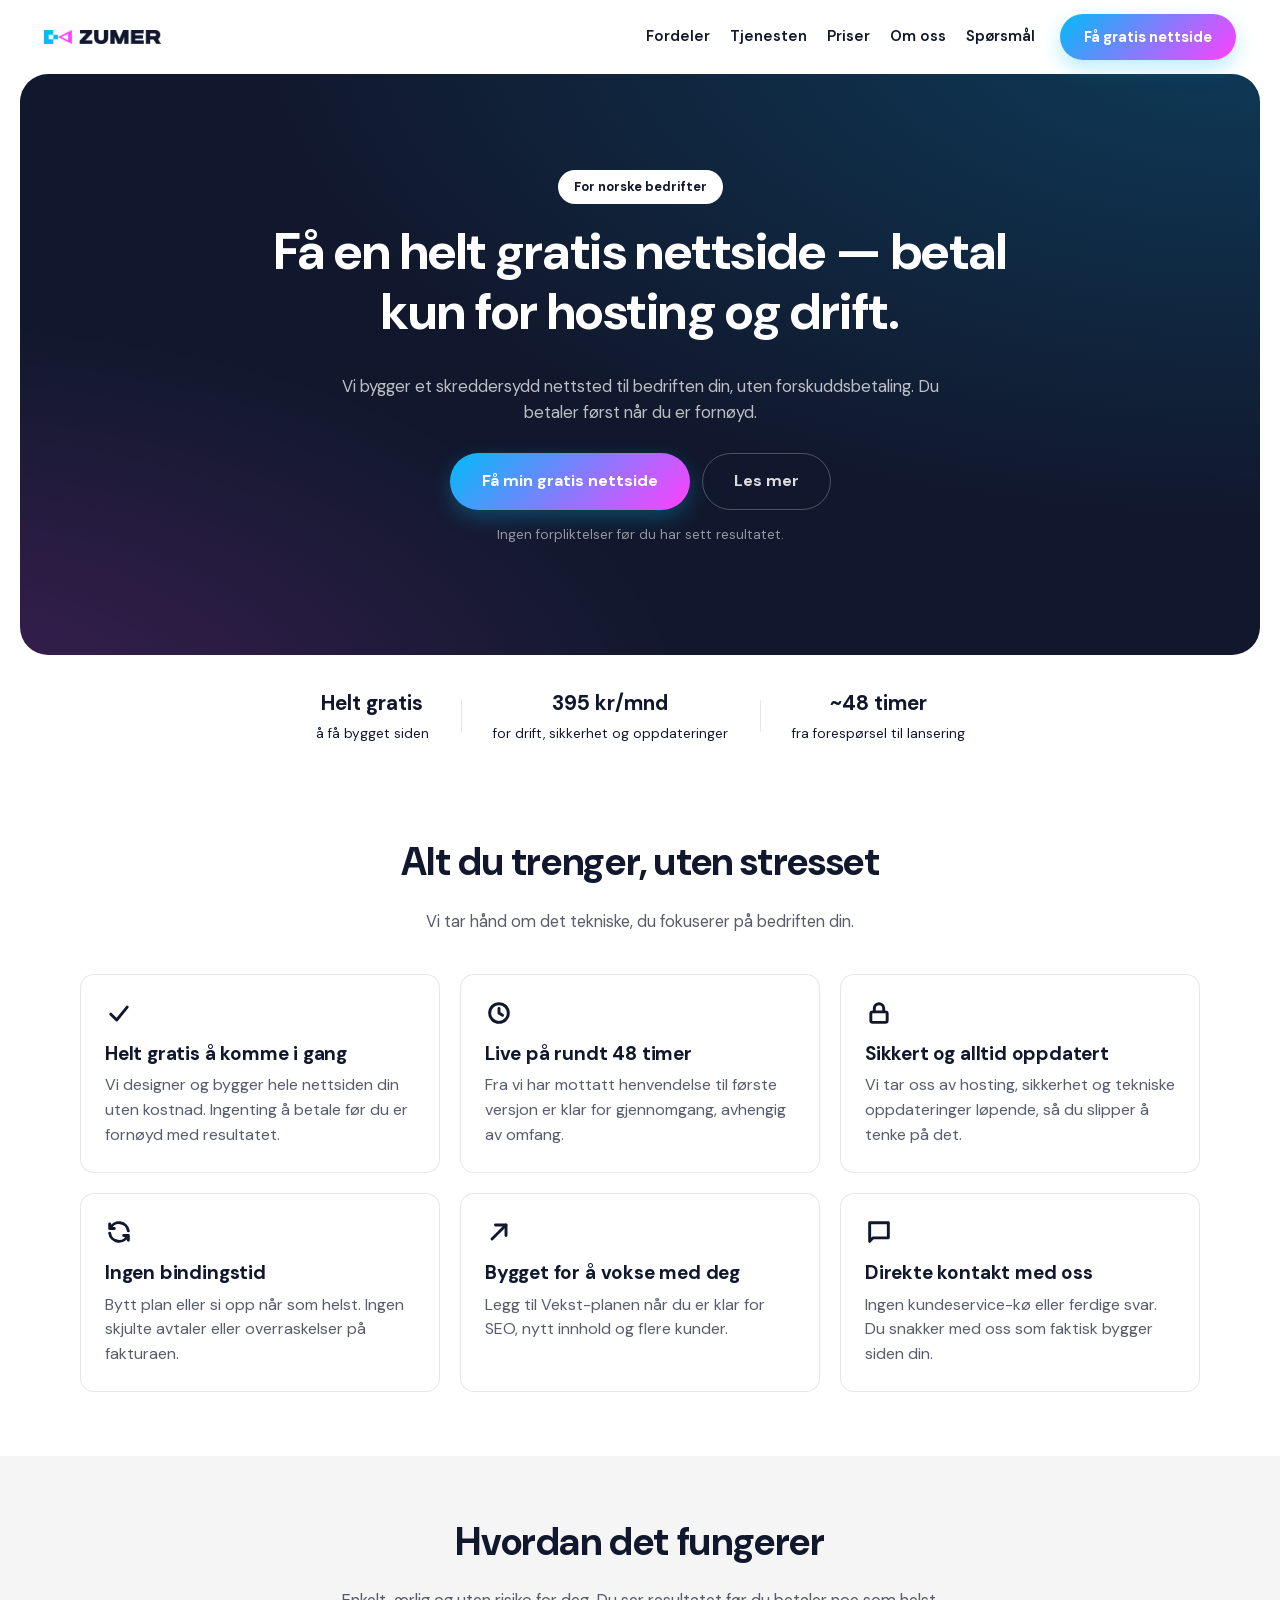
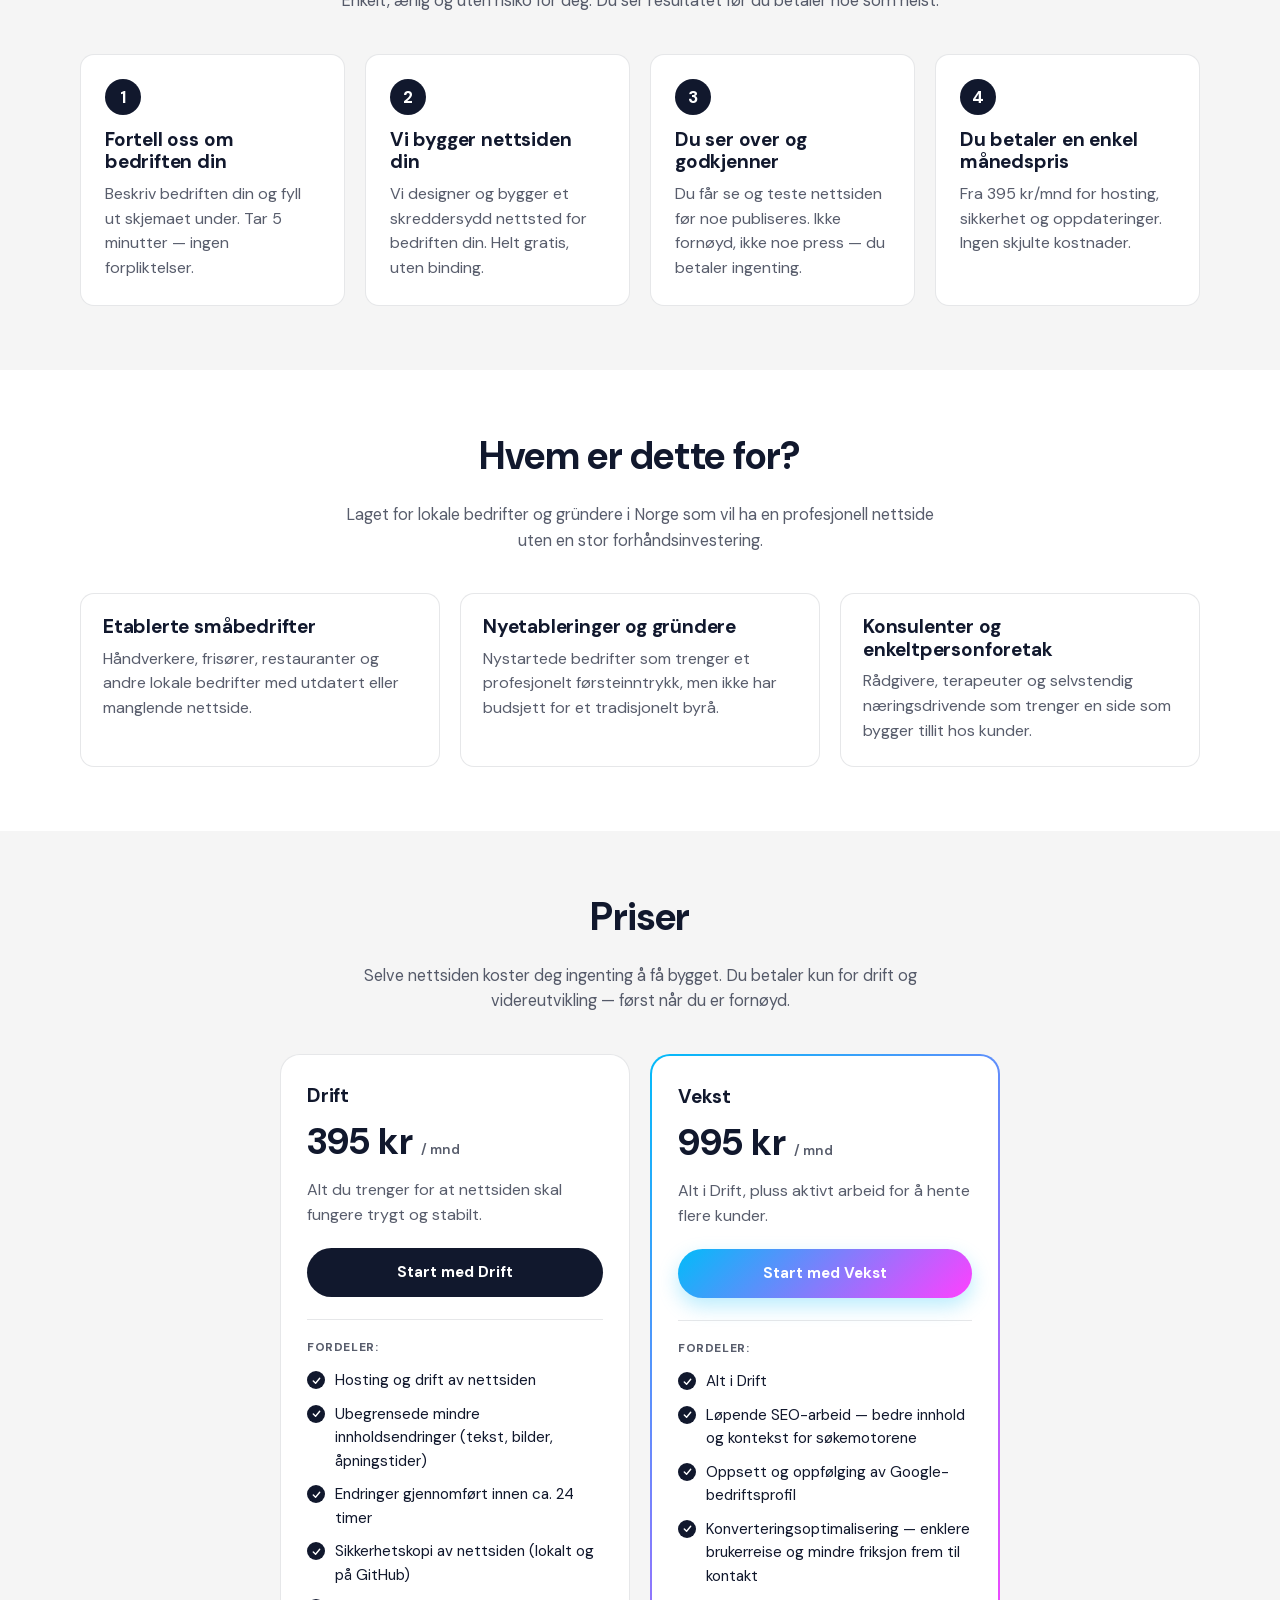
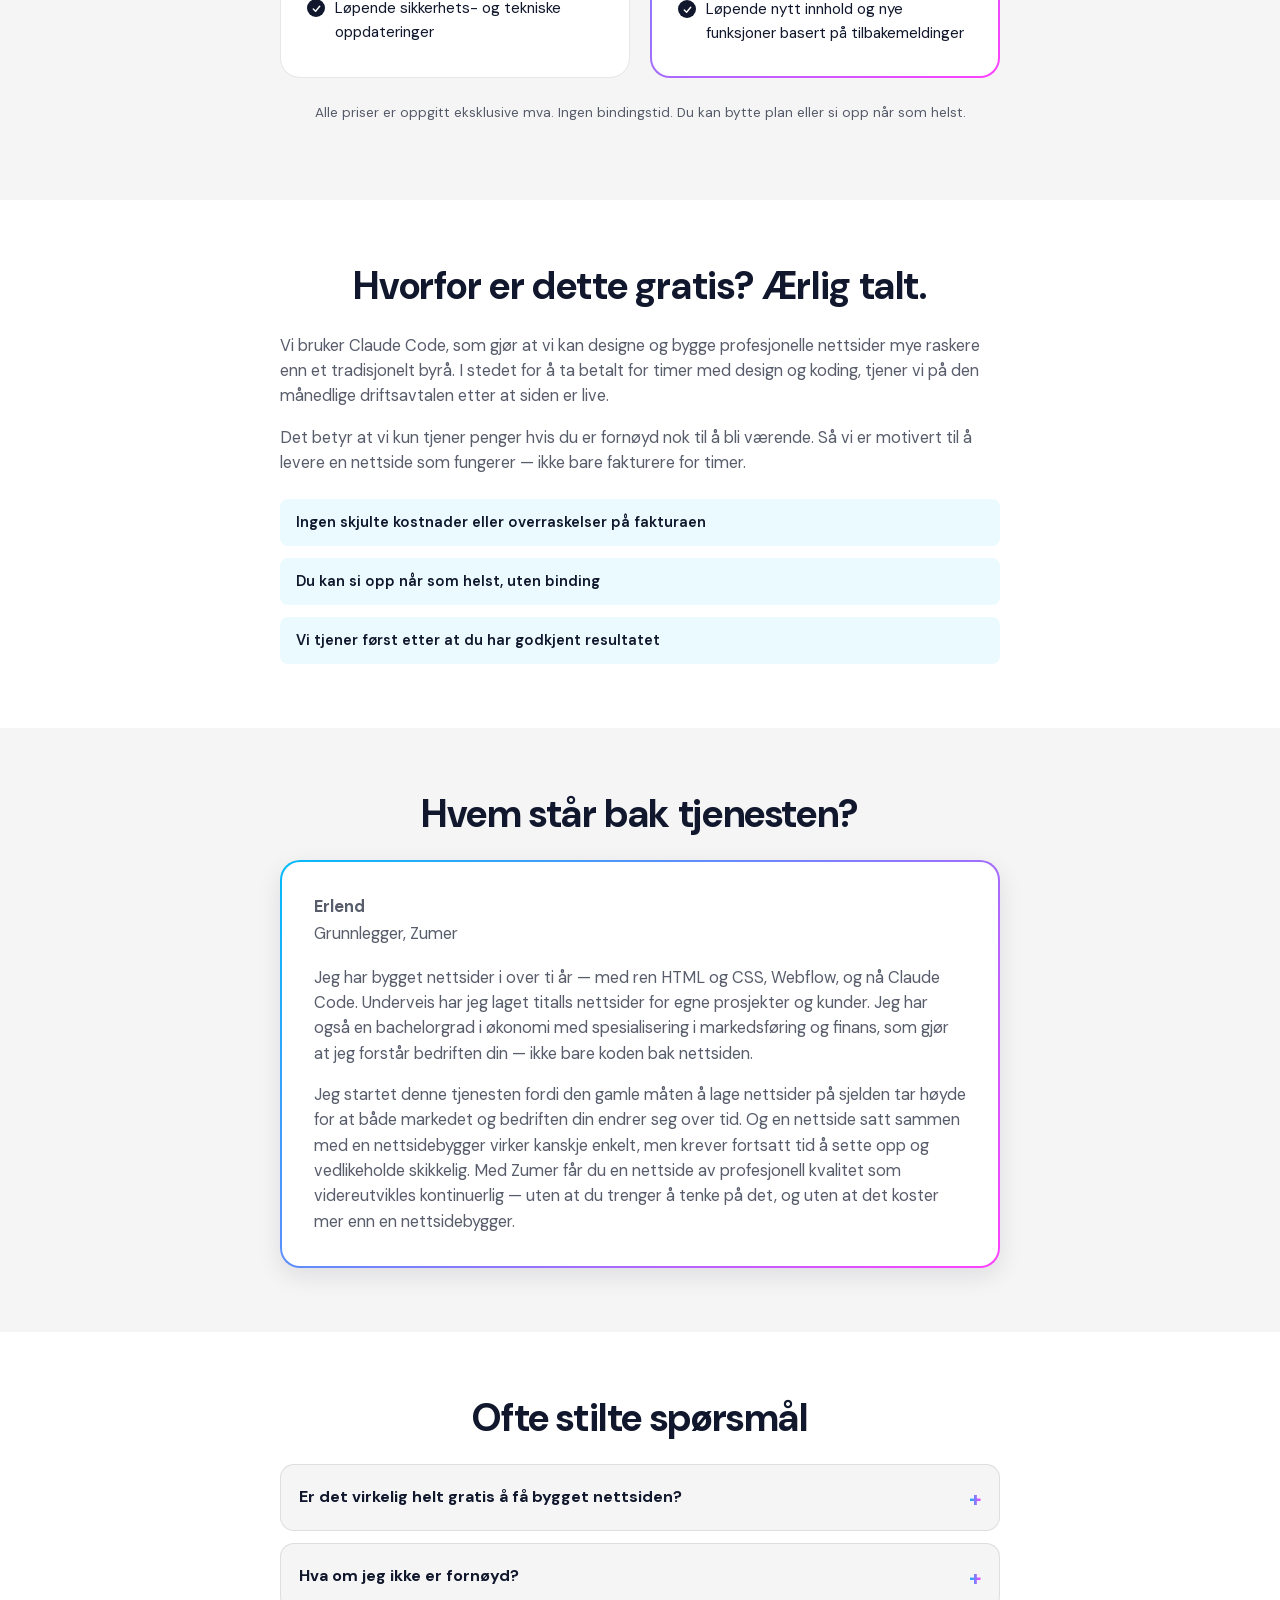
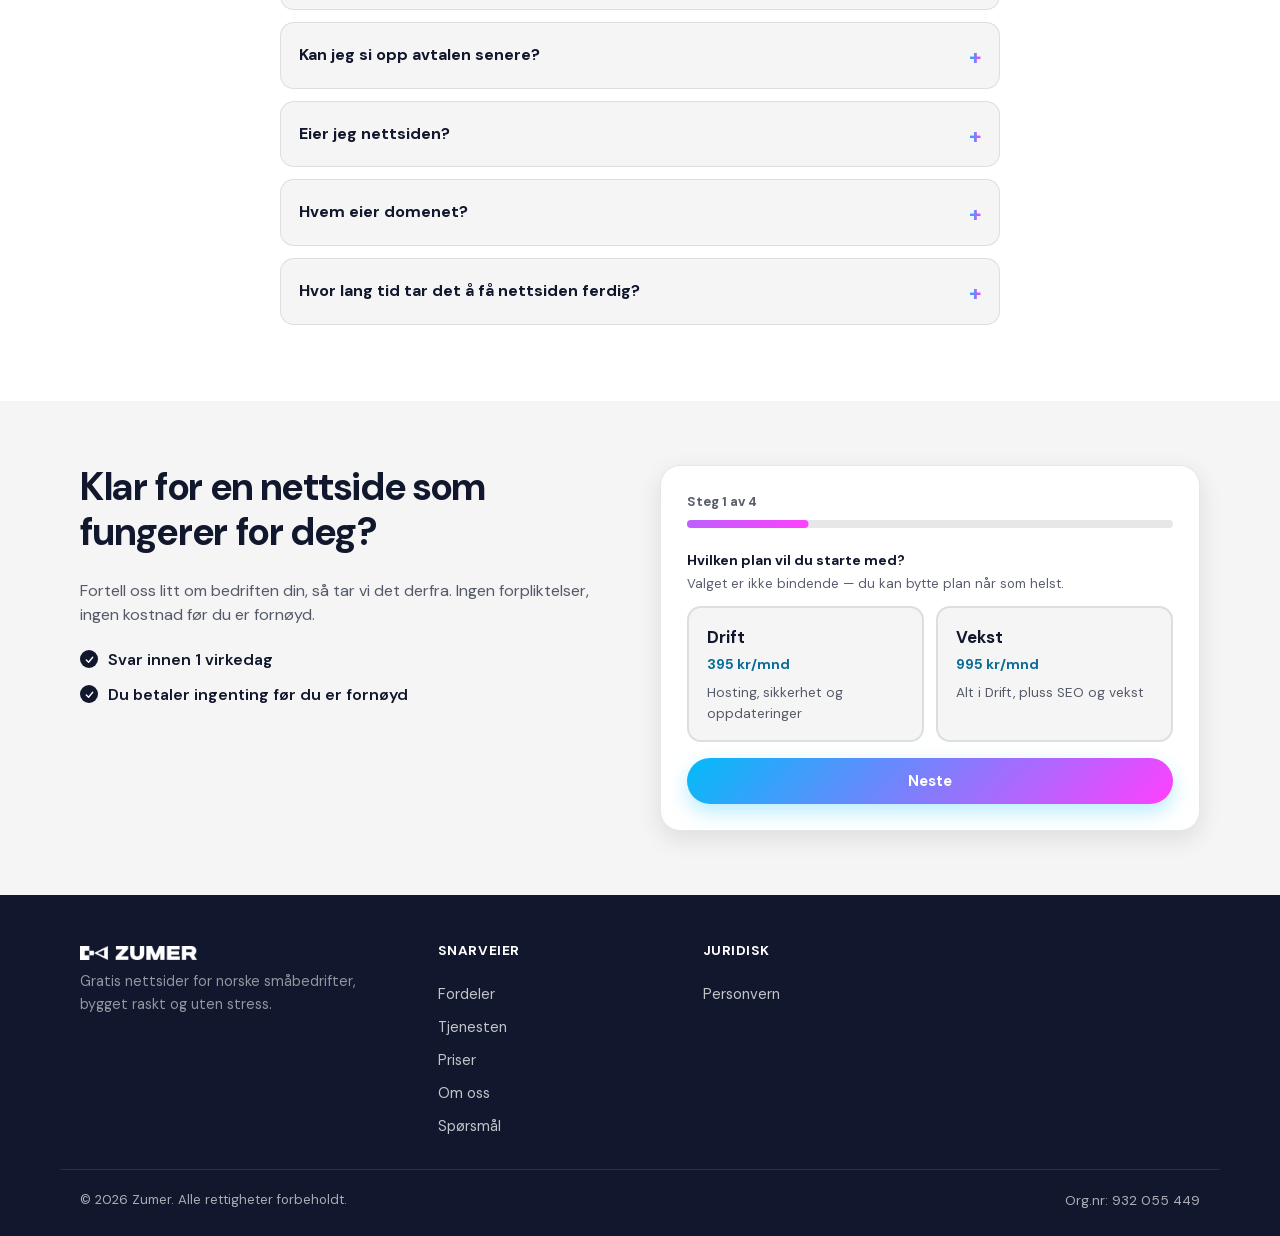
<file: index.html>
<!DOCTYPE html>
<html lang="no">
<head>
<meta charset="UTF-8">
<meta name="viewport" content="width=device-width, initial-scale=1">
<title>Zumer — Gratis nettside for din bedrift</title>
<meta name="description" content="Vi bygger en profesjonell nettside til din bedrift helt gratis. Du betaler først når du er fornøyd — fra 395 kr/mnd for drift, sikkerhet og oppdateringer.">
<link rel="icon" href="img/favicon.png">
<link rel="preload" href="/fonts/dm-sans-subset.woff2" as="font" type="font/woff2" crossorigin>
<!-- Meta Pixel Code -->
<script>
!function(f,b,e,v,n,t,s)
{if(f.fbq)return;n=f.fbq=function(){n.callMethod?
n.callMethod.apply(n,arguments):n.queue.push(arguments)};
if(!f._fbq)f._fbq=n;n.push=n;n.loaded=!0;n.version='2.0';
n.queue=[];t=b.createElement(e);t.async=!0;
t.src=v;s=b.getElementsByTagName(e)[0];
s.parentNode.insertBefore(t,s)}(window, document,'script',
'https://connect.facebook.net/en_US/fbevents.js');
fbq('init', '557366873547529');
fbq('track', 'PageView');
</script>
<noscript><img height="1" width="1" style="display:none"
src="https://www.facebook.com/tr?id=557366873547529&ev=PageView&noscript=1"
/></noscript>
<!-- End Meta Pixel Code -->
<link rel="stylesheet" href="css/styles.css">
<link rel="canonical" href="https://www.zumer.no/">
<meta property="og:type" content="website">
<meta property="og:site_name" content="Zumer">
<meta property="og:locale" content="nb_NO">
<meta property="og:url" content="https://www.zumer.no/">
<meta property="og:title" content="Zumer — Gratis nettside for din bedrift">
<meta property="og:description" content="Vi bygger en profesjonell nettside til din bedrift helt gratis. Du betaler først når du er fornøyd — fra 395 kr/mnd for drift, sikkerhet og oppdateringer.">
<meta name="twitter:card" content="summary">
<script type="application/ld+json">
{"@context":"https://schema.org","@type":"ProfessionalService","name":"Zumer","url":"https://www.zumer.no/","logo":"https://www.zumer.no/img/logo.png","description":"Zumer bygger skreddersydde nettsider for norske småbedrifter helt gratis. Du betaler kun en fast månedspris for drift, sikkerhet og oppdateringer.","areaServed":{"@type":"Country","name":"Norge"},"founder":{"@type":"Person","name":"Erlend"}}
</script>
</head>
<body>

<a class="skip-link" href="#main">Hopp til innhold</a>

<header class="site-header" id="site-header">
  <div class="container-wide nav-wrap">
    <a href="#" class="logo">
      <img src="img/logo.webp" alt="Zumer" class="logo-mark" width="300" height="36">
    </a>

    <button class="nav-toggle" id="navToggle" aria-expanded="false" aria-controls="primaryNav" aria-label="Åpne meny">
      <span></span><span></span><span></span>
    </button>

    <nav class="nav-links" id="primaryNav">
      <a href="#fordeler">Fordeler</a>
      <a href="#hvordan">Tjenesten</a>
      <a href="#priser">Priser</a>
      <a href="#om">Om oss</a>
      <a href="#faq">Spørsmål</a>
    </nav>

    <a href="#kontakt" class="btn btn-primary header-cta">Få gratis nettside</a>
  </div>
</header>

<main id="main">

  <!-- HERO -->
  <section class="hero">
    <div class="container hero-inner">
      <span class="eyebrow">
        <span class="eyebrow-label">For norske bedrifter</span>
      </span>
      <h1>Få en helt gratis nettside — betal kun for hosting og drift.</h1>
      <p class="hero-sub">Vi bygger et skreddersydd nettsted til bedriften din, uten forskuddsbetaling. Du betaler først når du er fornøyd.</p>
      <div class="hero-actions">
        <a href="#kontakt" class="btn btn-primary btn-lg">Få min gratis nettside</a>
        <a href="#fordeler" class="btn btn-ghost btn-lg">Les mer</a>
      </div>
      <p class="hero-note">Ingen forpliktelser før du har sett resultatet.</p>
    </div>
  </section>

  <!-- TRUST STRIP -->
  <section class="trust-strip">
    <div class="container-wide">
      <dl class="trust-stats">
        <div><dt>Helt gratis</dt><dd>å få bygget siden</dd></div>
        <div><dt>395 kr/mnd</dt><dd>for drift, sikkerhet og oppdateringer</dd></div>
        <div><dt>~48 timer</dt><dd>fra forespørsel til lansering</dd></div>
      </dl>
    </div>
  </section>

  <!-- BENEFITS -->
  <section class="section" id="fordeler">
    <div class="container">
      <h2>Alt du trenger, uten stresset</h2>
      <p class="section-sub">Vi tar hånd om det tekniske, du fokuserer på bedriften din.</p>

      <div class="grid grid-3 benefits-grid">
        <div class="benefit-card">
          <span class="benefit-icon" aria-hidden="true">
            <svg viewBox="0 0 24 24" fill="none" stroke="currentColor" stroke-width="2.5" stroke-linecap="round" stroke-linejoin="round"><polyline points="5 13 10 18 19 7"/></svg>
          </span>
          <h3>Helt gratis å komme i gang</h3>
          <p>Vi designer og bygger hele nettsiden din uten kostnad. Ingenting å betale før du er fornøyd med resultatet.</p>
        </div>
        <div class="benefit-card">
          <span class="benefit-icon" aria-hidden="true">
            <svg viewBox="0 0 24 24" fill="none" stroke="currentColor" stroke-width="2.5" stroke-linecap="round" stroke-linejoin="round"><circle cx="12" cy="12" r="8"/><path d="M12 8v4l3 2"/></svg>
          </span>
          <h3>Live på rundt 48 timer</h3>
          <p>Fra vi har mottatt henvendelse til første versjon er klar for gjennomgang, avhengig av omfang.</p>
        </div>
        <div class="benefit-card">
          <span class="benefit-icon" aria-hidden="true">
            <svg viewBox="0 0 24 24" fill="none" stroke="currentColor" stroke-width="2.5" stroke-linecap="round" stroke-linejoin="round"><rect x="5" y="11" width="14" height="9" rx="1.5"/><path d="M8 11V8a4 4 0 0 1 8 0v3"/></svg>
          </span>
          <h3>Sikkert og alltid oppdatert</h3>
          <p>Vi tar oss av hosting, sikkerhet og tekniske oppdateringer løpende, så du slipper å tenke på det.</p>
        </div>
        <div class="benefit-card">
          <span class="benefit-icon" aria-hidden="true">
            <svg viewBox="0 0 24 24" fill="none" stroke="currentColor" stroke-width="2.5" stroke-linecap="round" stroke-linejoin="round"><path d="M20 11a8.1 8.1 0 0 0 -15.5 -2m-.5 -4v4h4"/><path d="M4 13a8.1 8.1 0 0 0 15.5 2m.5 4v-4h-4"/></svg>
          </span>
          <h3>Ingen bindingstid</h3>
          <p>Bytt plan eller si opp når som helst. Ingen skjulte avtaler eller overraskelser på fakturaen.</p>
        </div>
        <div class="benefit-card">
          <span class="benefit-icon" aria-hidden="true">
            <svg viewBox="0 0 24 24" fill="none" stroke="currentColor" stroke-width="2.5" stroke-linecap="round" stroke-linejoin="round"><path d="M6 18L18 6"/><path d="M9 6h9v9"/></svg>
          </span>
          <h3>Bygget for å vokse med deg</h3>
          <p>Legg til Vekst-planen når du er klar for SEO, nytt innhold og flere kunder.</p>
        </div>
        <div class="benefit-card">
          <span class="benefit-icon" aria-hidden="true">
            <svg viewBox="0 0 24 24" fill="none" stroke="currentColor" stroke-width="2.5" stroke-linecap="round" stroke-linejoin="round"><path d="M4 4h16v13H7l-3 3z"/></svg>
          </span>
          <h3>Direkte kontakt med oss</h3>
          <p>Ingen kundeservice-kø eller ferdige svar. Du snakker med oss som faktisk bygger siden din.</p>
        </div>
      </div>
    </div>
  </section>

  <!-- HOW IT WORKS -->
  <section class="section section-alt" id="hvordan">
    <div class="container">
      <h2>Hvordan det fungerer</h2>
      <p class="section-sub">Enkelt, ærlig og uten risiko for deg. Du ser resultatet før du betaler noe som helst.</p>

      <ol class="steps">
        <li class="step">
          <span class="step-num">1</span>
          <h3>Fortell oss om bedriften din</h3>
          <p>Beskriv bedriften din og fyll ut skjemaet under. Tar 5 minutter — ingen forpliktelser.</p>
        </li>
        <li class="step">
          <span class="step-num">2</span>
          <h3>Vi bygger nettsiden din</h3>
          <p>Vi designer og bygger et skreddersydd nettsted for bedriften din. Helt gratis, uten binding.</p>
        </li>
        <li class="step">
          <span class="step-num">3</span>
          <h3>Du ser over og godkjenner</h3>
          <p>Du får se og teste nettsiden før noe publiseres. Ikke fornøyd, ikke noe press — du betaler ingenting.</p>
        </li>
        <li class="step">
          <span class="step-num">4</span>
          <h3>Du betaler en enkel månedspris</h3>
          <p>Fra 395 kr/mnd for hosting, sikkerhet og oppdateringer. Ingen skjulte kostnader.</p>
        </li>
      </ol>
    </div>
  </section>

  <!-- WHO IT'S FOR -->
  <section class="section" id="hvem">
    <div class="container">
      <h2>Hvem er dette for?</h2>
      <p class="section-sub">Laget for lokale bedrifter og gründere i Norge som vil ha en profesjonell nettside uten en stor forhåndsinvestering.</p>

      <div class="grid grid-3">
        <div class="card-simple">
          <h3>Etablerte småbedrifter</h3>
          <p>Håndverkere, frisører, restauranter og andre lokale bedrifter med utdatert eller manglende nettside.</p>
        </div>
        <div class="card-simple">
          <h3>Nyetableringer og gründere</h3>
          <p>Nystartede bedrifter som trenger et profesjonelt førsteinntrykk, men ikke har budsjett for et tradisjonelt byrå.</p>
        </div>
        <div class="card-simple">
          <h3>Konsulenter og enkeltpersonforetak</h3>
          <p>Rådgivere, terapeuter og selvstendig næringsdrivende som trenger en side som bygger tillit hos kunder.</p>
        </div>
      </div>
    </div>
  </section>

  <!-- PRICING -->
  <section class="section section-alt" id="priser">
    <div class="container">
      <h2>Priser</h2>
      <p class="section-sub">Selve nettsiden koster deg ingenting å få bygget. Du betaler kun for drift og videreutvikling — først når du er fornøyd.</p>

      <div class="grid grid-2 pricing-grid">
        <div class="price-card">
          <h3>Drift</h3>
          <p class="price"><span class="price-num">395</span> kr <span class="price-unit">/ mnd</span></p>
          <p class="price-desc">Alt du trenger for at nettsiden skal fungere trygt og stabilt.</p>
          <a href="#kontakt" class="btn btn-dark btn-block" data-plan="Drift">Start med Drift</a>
          <div class="price-divider"></div>
          <p class="price-features-label">Fordeler:</p>
          <ul class="price-features">
            <li>Hosting og drift av nettsiden</li>
            <li>Ubegrensede mindre innholdsendringer (tekst, bilder, åpningstider)</li>
            <li>Endringer gjennomført innen ca. 24 timer</li>
            <li>Sikkerhetskopi av nettsiden (lokalt og på GitHub)</li>
            <li>Løpende sikkerhets- og tekniske oppdateringer</li>
          </ul>
        </div>

        <div class="price-card price-card-featured">
          <h3>Vekst</h3>
          <p class="price"><span class="price-num">995</span> kr <span class="price-unit">/ mnd</span></p>
          <p class="price-desc">Alt i Drift, pluss aktivt arbeid for å hente flere kunder.</p>
          <a href="#kontakt" class="btn btn-primary btn-block" data-plan="Vekst">Start med Vekst</a>
          <div class="price-divider"></div>
          <p class="price-features-label">Fordeler:</p>
          <ul class="price-features">
            <li>Alt i Drift</li>
            <li>Løpende SEO-arbeid — bedre innhold og kontekst for søkemotorene</li>
            <li>Oppsett og oppfølging av Google-bedriftsprofil</li>
            <li>Konverteringsoptimalisering — enklere brukerreise og mindre friksjon frem til kontakt</li>
            <li>Løpende nytt innhold og nye funksjoner basert på tilbakemeldinger</li>
          </ul>
        </div>
      </div>
      <p class="pricing-footnote">Alle priser er oppgitt eksklusive mva. Ingen bindingstid. Du kan bytte plan eller si opp når som helst.</p>
    </div>
  </section>

  <!-- WHY FREE -->
  <section class="section" id="hvorfor-gratis">
    <div class="container narrow">
      <h2>Hvorfor er dette gratis? Ærlig talt.</h2>
      <p class="why-text">Vi bruker Claude Code, som gjør at vi kan designe og bygge profesjonelle nettsider mye raskere enn et tradisjonelt byrå. I stedet for å ta betalt for timer med design og koding, tjener vi på den månedlige driftsavtalen etter at siden er live.</p>
      <p class="why-text">Det betyr at vi kun tjener penger hvis du er fornøyd nok til å bli værende. Så vi er motivert til å levere en nettside som fungerer — ikke bare fakturere for timer.</p>

      <ul class="why-list">
        <li>Ingen skjulte kostnader eller overraskelser på fakturaen</li>
        <li>Du kan si opp når som helst, uten binding</li>
        <li>Vi tjener først etter at du har godkjent resultatet</li>
      </ul>
    </div>
  </section>

  <!-- ABOUT -->
  <section class="section section-alt" id="om">
    <div class="container narrow">
      <h2>Hvem står bak tjenesten?</h2>

      <div class="about-card">
        <div class="about-header">
          <p class="about-name">Erlend</p>
          <p class="about-role">Grunnlegger, Zumer</p>
        </div>
        <p>Jeg har bygget nettsider i over ti år — med ren HTML og CSS, Webflow, og nå Claude Code. Underveis har jeg laget titalls nettsider for egne prosjekter og kunder. Jeg har også en bachelorgrad i økonomi med spesialisering i markedsføring og finans, som gjør at jeg forstår bedriften din — ikke bare koden bak nettsiden.</p>
        <p>Jeg startet denne tjenesten fordi den gamle måten å lage nettsider på sjelden tar høyde for at både markedet og bedriften din endrer seg over tid. Og en nettside satt sammen med en nettsidebygger virker kanskje enkelt, men krever fortsatt tid å sette opp og vedlikeholde skikkelig. Med Zumer får du en nettside av profesjonell kvalitet som videreutvikles kontinuerlig — uten at du trenger å tenke på det, og uten at det koster mer enn en nettsidebygger.</p>
      </div>
    </div>
  </section>

  <!-- PORTFOLIO (placeholder) -->
  <section class="section" id="arbeid" hidden>
    <div class="container">
      <h2>Eksempler på arbeidet vårt</h2>
      <p class="section-sub">Vi fyller på med ekte prosjekter etter hvert. Under er eksempler på type nettsider vi lager.</p>

      <div class="grid grid-3">
        <article class="portfolio-card">
          <div class="portfolio-thumb" aria-hidden="true">Frisørsalong</div>
          <div class="portfolio-body">
            <span class="example-badge">Eksempel</span>
            <h3>Frisørsalong</h3>
            <p>Timebestilling, tjenesteoversikt og bilder av salongen.</p>
          </div>
        </article>
        <article class="portfolio-card">
          <div class="portfolio-thumb" aria-hidden="true">Håndverksbedrift</div>
          <div class="portfolio-body">
            <span class="example-badge">Eksempel</span>
            <h3>Håndverksbedrift</h3>
            <p>Tjenester, tidligere prosjekter og enkel kontaktskjema for tilbud.</p>
          </div>
        </article>
        <article class="portfolio-card">
          <div class="portfolio-thumb" aria-hidden="true">Lokal kafé</div>
          <div class="portfolio-body">
            <span class="example-badge">Eksempel</span>
            <h3>Lokal kafé</h3>
            <p>Meny, åpningstider og kart — optimalisert for mobil.</p>
          </div>
        </article>
      </div>
    </div>
  </section>

  <!-- TESTIMONIALS (placeholder) -->
  <section class="section section-alt" id="kunder" hidden>
    <div class="container">
      <h2>Hva kundene sier</h2>
      <p class="section-sub">Ekte kundehistorier legges til fortløpende. Under er eksempler på hvordan det vil se ut.</p>

      <div class="grid grid-3">
        <blockquote class="testimonial">
          <span class="example-badge">Eksempel</span>
          <p>«Vi fikk en nettside vi faktisk er stolte av, uten å måtte betale noe før den var ferdig. Enklere kan det ikke bli.»</p>
          <footer>Eier, lokal frisørsalong</footer>
        </blockquote>
        <blockquote class="testimonial">
          <span class="example-badge">Eksempel</span>
          <p>«Som nyoppstartet hadde vi ikke budsjett til et byrå. Dette var risikofritt, og resultatet holder like høy kvalitet.»</p>
          <footer>Gründer, nyetablert selskap</footer>
        </blockquote>
        <blockquote class="testimonial">
          <span class="example-badge">Eksempel</span>
          <p>«Vekst-pakken har gitt oss flere henvendelser fra Google enn vi hadde forventet. Verdt det hver måned.»</p>
          <footer>Daglig leder, håndverksbedrift</footer>
        </blockquote>
      </div>
    </div>
  </section>

  <!-- FAQ -->
  <section class="section" id="faq">
    <div class="container narrow">
      <h2>Ofte stilte spørsmål</h2>

      <details class="faq-item" name="faq">
        <summary>Er det virkelig helt gratis å få bygget nettsiden?</summary>
        <p>Ja. Du betaler ingenting for design og utvikling. Den eneste kostnaden er den månedlige driftsprisen, som starter først når du er fornøyd og har godkjent nettsiden.</p>
      </details>
      <details class="faq-item" name="faq">
        <summary>Hva om jeg ikke er fornøyd?</summary>
        <p>Da betaler du ingenting. Du ser og tester nettsiden før noe publiseres eller faktureres.</p>
      </details>
      <details class="faq-item" name="faq">
        <summary>Kan jeg si opp avtalen senere?</summary>
        <p>Ja, det er ingen bindingstid. Du kan si opp når som helst.</p>
      </details>
      <details class="faq-item" name="faq">
        <summary>Eier jeg nettsiden?</summary>
        <p>Nei, nettsiden er en del av den månedlige driftsavtalen, litt som et abonnement. Du eier innholdet og merkevaren din, men selve nettsiden er knyttet til avtalen og kan ikke flyttes til en annen leverandør. Det er også derfor vi kan bygge den helt gratis i utgangspunktet.</p>
      </details>
      <details class="faq-item" name="faq">
        <summary>Hvem eier domenet?</summary>
        <p>Du eier domenet. Domenet registreres av deg, så du har fullt eierskap og kontroll over det uavhengig av avtalen med oss.</p>
      </details>
      <details class="faq-item" name="faq">
        <summary>Hvor lang tid tar det å få nettsiden ferdig?</summary>
        <p>Vanligvis rundt 48 timer fra vi har mottatt henvendelse til første versjon er klar for gjennomgang, avhengig av omfang.</p>
      </details>
    </div>
  </section>

  <!-- FINAL CTA / CONTACT -->
  <section class="section cta-section" id="kontakt">
    <div class="container cta-inner">
      <div class="cta-text">
        <h2>Klar for en nettside som fungerer for deg?</h2>
        <p>Fortell oss litt om bedriften din, så tar vi det derfra. Ingen forpliktelser, ingen kostnad før du er fornøyd.</p>
        <ul class="cta-points">
          <li>Svar innen 1 virkedag</li>
          <li>Du betaler ingenting før du er fornøyd</li>
        </ul>
      </div>

      <form class="contact-form" id="contactForm" action="https://formspree.io/f/mppwbnvk" method="POST" novalidate>
        <input type="hidden" name="_subject" value="Ny henvendelse fra Zumer-nettsiden">
        <input type="text" name="_gotcha" style="display:none" tabindex="-1" autocomplete="off">

        <p class="form-step-label" id="formStepLabel">Steg 1 av 4</p>
        <div class="form-progress"><div class="form-progress-bar" id="formProgressBar"></div></div>

        <div class="form-step" data-step="1">
          <p class="plan-label" id="planLabel">Hvilken plan vil du starte med?</p>
          <p class="plan-note">Valget er ikke bindende — du kan bytte plan når som helst.</p>
          <div class="plan-select" role="radiogroup" aria-labelledby="planLabel">
            <label class="plan-card">
              <input type="radio" name="Plan" value="Drift">
              <span class="plan-card-name">Drift</span>
              <span class="plan-card-price">395 kr/mnd</span>
              <span class="plan-card-desc">Hosting, sikkerhet og oppdateringer</span>
            </label>
            <label class="plan-card">
              <input type="radio" name="Plan" value="Vekst">
              <span class="plan-card-name">Vekst</span>
              <span class="plan-card-price">995 kr/mnd</span>
              <span class="plan-card-desc">Alt i Drift, pluss SEO og vekst</span>
            </label>
          </div>
          <p class="plan-error" id="planError" hidden>Velg en plan for å fortsette.</p>
        </div>

        <div class="form-step" data-step="2" hidden>
          <div class="form-row">
            <label for="message">Kort om bedriften din</label>
            <textarea id="message" name="body" rows="6" placeholder="Hva slags bedrift, og hva ønsker du deg av en nettside?"></textarea>
          </div>
        </div>

        <div class="form-step" data-step="3" hidden>
          <div class="form-row">
            <label for="name">Navn</label>
            <input type="text" id="name" name="Navn" placeholder="Fullt navn" required>
          </div>
          <div class="form-row">
            <label for="business">Bedriftsnavn</label>
            <input type="text" id="business" name="Bedrift" placeholder="Bedriftens navn" required>
          </div>
        </div>

        <div class="form-step" data-step="4" hidden>
          <div class="form-row">
            <label for="email">E-post</label>
            <input type="email" id="email" name="email" placeholder="E-postadresse" required>
          </div>
          <div class="form-row">
            <label for="phone">Telefon</label>
            <input type="tel" id="phone" name="Telefon" placeholder="Telefonnummer" required>
          </div>
        </div>

        <div class="form-nav">
          <button type="button" class="btn btn-outline form-back" id="formBack" hidden>Tilbake</button>
          <button type="button" class="btn btn-primary" id="formNext">Neste</button>
          <button type="submit" class="btn btn-dark" id="formSubmit" hidden>Send inn</button>
        </div>
        <p class="form-error" id="formError" hidden>Noe gikk galt under innsendingen. Vennligst prøv igjen.</p>

        <div class="form-success" id="formSuccess" hidden>
          <h3>Takk – henvendelsen din er mottatt!</h3>
          <p>Vi starter nå arbeidet med nettsiden din.</p>
          <ol class="success-steps">
            <li>Vi tar kontakt innen 1 virkedag for å bekrefte detaljene.</li>
            <li>Første versjon er klar på rundt 48 timer.</li>
            <li>Du ser over og godkjenner. Ingenting publiseres før du er fornøyd.</li>
          </ol>
          <p class="success-note">Valgt plan: <strong id="successPlan"></strong> (eks. mva). Ingen betaling før du har godkjent nettsiden, og ingen bindingstid.</p>
        </div>
      </form>
    </div>
  </section>

</main>

<footer class="site-footer">
  <div class="container footer-grid">
    <div>
      <a href="#" class="logo logo-footer">
        <img src="img/logo.webp" alt="Zumer" class="logo-mark" width="300" height="36">
      </a>
      <p class="footer-tagline">Gratis nettsider for norske småbedrifter, bygget raskt og uten stress.</p>
    </div>

    <div class="footer-col">
      <h3>Snarveier</h3>
      <a href="#fordeler">Fordeler</a>
      <a href="#hvordan">Tjenesten</a>
      <a href="#priser">Priser</a>
      <a href="#om">Om oss</a>
      <a href="#faq">Spørsmål</a>
    </div>

    <div class="footer-col" hidden>
      <h3>Kontakt</h3>
      <a href="mailto:hei@zumer.no">hei@zumer.no</a>
      <a href="tel:+4747704532">+47 477 04 532</a>
      <span class="footer-muted">Norge</span>
    </div>

    <div class="footer-col">
      <h3>Juridisk</h3>
      <a href="/personvern">Personvern</a>
    </div>
  </div>
  <div class="container footer-bottom">
    <span>© 2026 Zumer. Alle rettigheter forbeholdt.</span>
    <span class="footer-muted">Org.nr: 932 055 449</span>
  </div>
</footer>

<script src="js/main.js"></script>
</body>
</html>
</file>
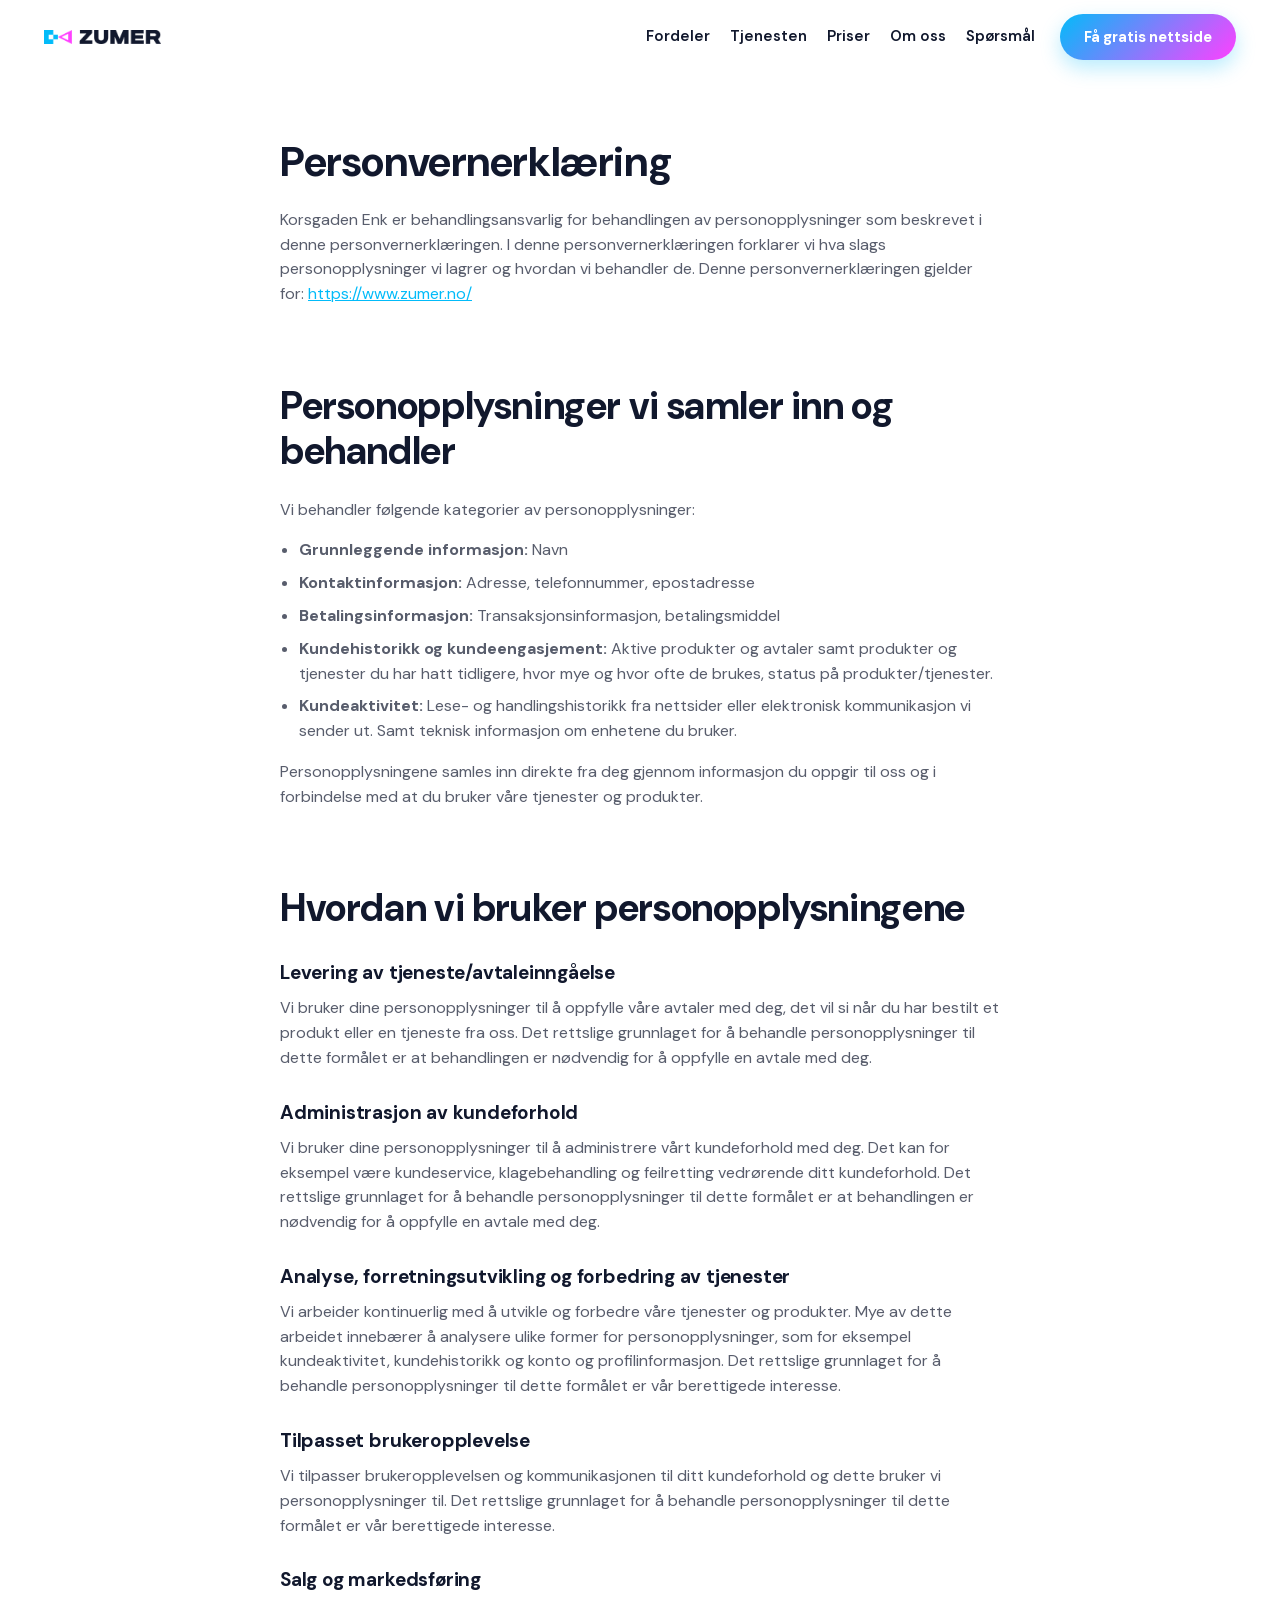
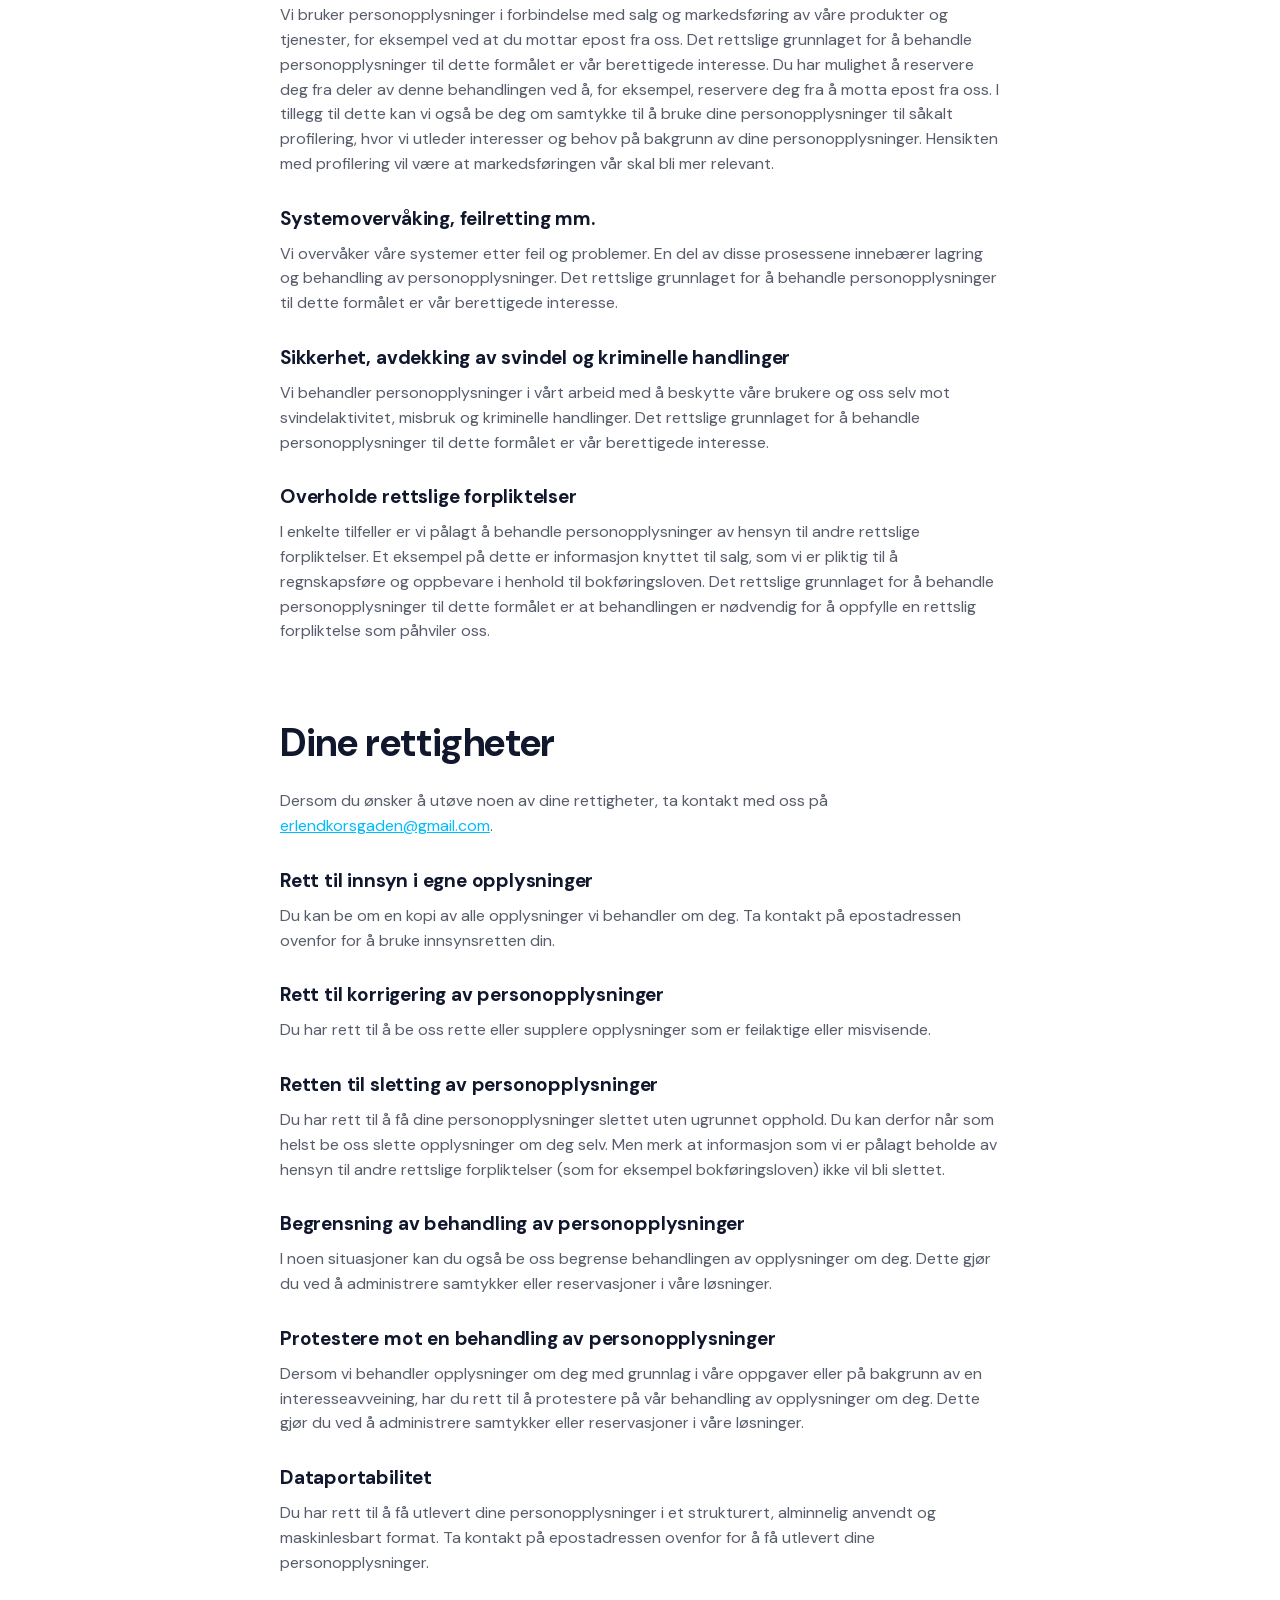
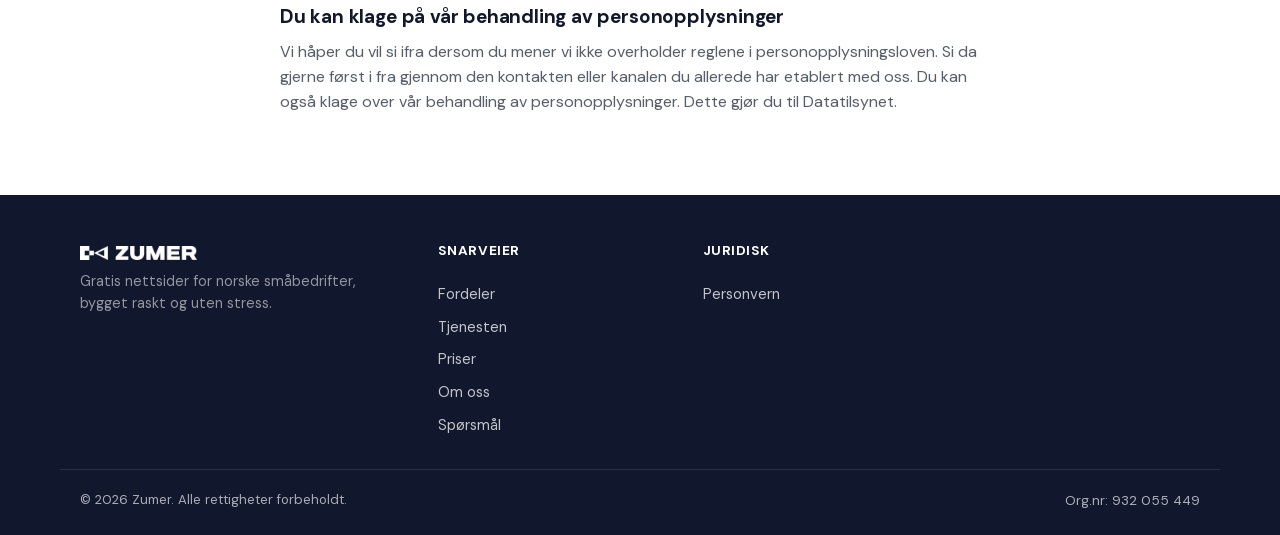
<file: personvern.html>
<!DOCTYPE html>
<html lang="no">
<head>
<meta charset="UTF-8">
<meta name="viewport" content="width=device-width, initial-scale=1">
<title>Personvernerklæring — Zumer</title>
<meta name="description" content="Personvernerklæring for Zumer. Les om hvilke personopplysninger vi samler inn, hvordan vi bruker de, og hvilke rettigheter du har.">
<link rel="icon" href="img/favicon.png">
<link rel="preload" href="/fonts/dm-sans-subset.woff2" as="font" type="font/woff2" crossorigin>
<!-- Meta Pixel Code -->
<script>
!function(f,b,e,v,n,t,s)
{if(f.fbq)return;n=f.fbq=function(){n.callMethod?
n.callMethod.apply(n,arguments):n.queue.push(arguments)};
if(!f._fbq)f._fbq=n;n.push=n;n.loaded=!0;n.version='2.0';
n.queue=[];t=b.createElement(e);t.async=!0;
t.src=v;s=b.getElementsByTagName(e)[0];
s.parentNode.insertBefore(t,s)}(window, document,'script',
'https://connect.facebook.net/en_US/fbevents.js');
fbq('init', '557366873547529');
fbq('track', 'PageView');
</script>
<noscript><img height="1" width="1" style="display:none"
src="https://www.facebook.com/tr?id=557366873547529&ev=PageView&noscript=1"
/></noscript>
<!-- End Meta Pixel Code -->
<link rel="stylesheet" href="css/styles.css">
<link rel="canonical" href="https://www.zumer.no/personvern">
<meta property="og:type" content="website">
<meta property="og:site_name" content="Zumer">
<meta property="og:locale" content="nb_NO">
<meta property="og:url" content="https://www.zumer.no/personvern">
<meta property="og:title" content="Personvernerklæring — Zumer">
<meta name="twitter:card" content="summary">
</head>
<body>

<a class="skip-link" href="#main">Hopp til innhold</a>

<header class="site-header" id="site-header">
  <div class="container-wide nav-wrap">
    <a href="/" class="logo">
      <img src="img/logo.webp" alt="Zumer" class="logo-mark" width="300" height="36">
    </a>

    <button class="nav-toggle" id="navToggle" aria-expanded="false" aria-controls="primaryNav" aria-label="Åpne meny">
      <span></span><span></span><span></span>
    </button>

    <nav class="nav-links" id="primaryNav">
      <a href="/#fordeler">Fordeler</a>
      <a href="/#hvordan">Tjenesten</a>
      <a href="/#priser">Priser</a>
      <a href="/#om">Om oss</a>
      <a href="/#faq">Spørsmål</a>
    </nav>

    <a href="/#kontakt" class="btn btn-primary header-cta">Få gratis nettside</a>
  </div>
</header>

<main id="main">
  <section class="section">
    <div class="container narrow legal-content">
      <h1>Personvernerklæring</h1>
      <p>Korsgaden Enk er behandlingsansvarlig for behandlingen av personopplysninger som beskrevet i denne personvernerklæringen. I denne personvernerklæringen forklarer vi hva slags personopplysninger vi lagrer og hvordan vi behandler de. Denne personvernerklæringen gjelder for: <a href="https://www.zumer.no/">https://www.zumer.no/</a></p>

      <h2>Personopplysninger vi samler inn og behandler</h2>
      <p>Vi behandler følgende kategorier av personopplysninger:</p>
      <ul>
        <li><strong>Grunnleggende informasjon:</strong> Navn</li>
        <li><strong>Kontaktinformasjon:</strong> Adresse, telefonnummer, epostadresse</li>
        <li><strong>Betalingsinformasjon:</strong> Transaksjonsinformasjon, betalingsmiddel</li>
        <li><strong>Kundehistorikk og kundeengasjement:</strong> Aktive produkter og avtaler samt produkter og tjenester du har hatt tidligere, hvor mye og hvor ofte de brukes, status på produkter/tjenester.</li>
        <li><strong>Kundeaktivitet:</strong> Lese- og handlingshistorikk fra nettsider eller elektronisk kommunikasjon vi sender ut. Samt teknisk informasjon om enhetene du bruker.</li>
      </ul>
      <p>Personopplysningene samles inn direkte fra deg gjennom informasjon du oppgir til oss og i forbindelse med at du bruker våre tjenester og produkter.</p>

      <h2>Hvordan vi bruker personopplysningene</h2>

      <h3>Levering av tjeneste/avtaleinngåelse</h3>
      <p>Vi bruker dine personopplysninger til å oppfylle våre avtaler med deg, det vil si når du har bestilt et produkt eller en tjeneste fra oss. Det rettslige grunnlaget for å behandle personopplysninger til dette formålet er at behandlingen er nødvendig for å oppfylle en avtale med deg.</p>

      <h3>Administrasjon av kundeforhold</h3>
      <p>Vi bruker dine personopplysninger til å administrere vårt kundeforhold med deg. Det kan for eksempel være kundeservice, klagebehandling og feilretting vedrørende ditt kundeforhold. Det rettslige grunnlaget for å behandle personopplysninger til dette formålet er at behandlingen er nødvendig for å oppfylle en avtale med deg.</p>

      <h3>Analyse, forretningsutvikling og forbedring av tjenester</h3>
      <p>Vi arbeider kontinuerlig med å utvikle og forbedre våre tjenester og produkter. Mye av dette arbeidet innebærer å analysere ulike former for personopplysninger, som for eksempel kundeaktivitet, kundehistorikk og konto og profilinformasjon. Det rettslige grunnlaget for å behandle personopplysninger til dette formålet er vår berettigede interesse.</p>

      <h3>Tilpasset brukeropplevelse</h3>
      <p>Vi tilpasser brukeropplevelsen og kommunikasjonen til ditt kundeforhold og dette bruker vi personopplysninger til. Det rettslige grunnlaget for å behandle personopplysninger til dette formålet er vår berettigede interesse.</p>

      <h3>Salg og markedsføring</h3>
      <p>Vi bruker personopplysninger i forbindelse med salg og markedsføring av våre produkter og tjenester, for eksempel ved at du mottar epost fra oss. Det rettslige grunnlaget for å behandle personopplysninger til dette formålet er vår berettigede interesse. Du har mulighet å reservere deg fra deler av denne behandlingen ved å, for eksempel, reservere deg fra å motta epost fra oss. I tillegg til dette kan vi også be deg om samtykke til å bruke dine personopplysninger til såkalt profilering, hvor vi utleder interesser og behov på bakgrunn av dine personopplysninger. Hensikten med profilering vil være at markedsføringen vår skal bli mer relevant.</p>

      <h3>Systemovervåking, feilretting mm.</h3>
      <p>Vi overvåker våre systemer etter feil og problemer. En del av disse prosessene innebærer lagring og behandling av personopplysninger. Det rettslige grunnlaget for å behandle personopplysninger til dette formålet er vår berettigede interesse.</p>

      <h3>Sikkerhet, avdekking av svindel og kriminelle handlinger</h3>
      <p>Vi behandler personopplysninger i vårt arbeid med å beskytte våre brukere og oss selv mot svindelaktivitet, misbruk og kriminelle handlinger. Det rettslige grunnlaget for å behandle personopplysninger til dette formålet er vår berettigede interesse.</p>

      <h3>Overholde rettslige forpliktelser</h3>
      <p>I enkelte tilfeller er vi pålagt å behandle personopplysninger av hensyn til andre rettslige forpliktelser. Et eksempel på dette er informasjon knyttet til salg, som vi er pliktig til å regnskapsføre og oppbevare i henhold til bokføringsloven. Det rettslige grunnlaget for å behandle personopplysninger til dette formålet er at behandlingen er nødvendig for å oppfylle en rettslig forpliktelse som påhviler oss.</p>

      <h2>Dine rettigheter</h2>
      <p>Dersom du ønsker å utøve noen av dine rettigheter, ta kontakt med oss på <a href="mailto:erlendkorsgaden@gmail.com">erlendkorsgaden@gmail.com</a>.</p>

      <h3>Rett til innsyn i egne opplysninger</h3>
      <p>Du kan be om en kopi av alle opplysninger vi behandler om deg. Ta kontakt på epostadressen ovenfor for å bruke innsynsretten din.</p>

      <h3>Rett til korrigering av personopplysninger</h3>
      <p>Du har rett til å be oss rette eller supplere opplysninger som er feilaktige eller misvisende.</p>

      <h3>Retten til sletting av personopplysninger</h3>
      <p>Du har rett til å få dine personopplysninger slettet uten ugrunnet opphold. Du kan derfor når som helst be oss slette opplysninger om deg selv. Men merk at informasjon som vi er pålagt beholde av hensyn til andre rettslige forpliktelser (som for eksempel bokføringsloven) ikke vil bli slettet.</p>

      <h3>Begrensning av behandling av personopplysninger</h3>
      <p>I noen situasjoner kan du også be oss begrense behandlingen av opplysninger om deg. Dette gjør du ved å administrere samtykker eller reservasjoner i våre løsninger.</p>

      <h3>Protestere mot en behandling av personopplysninger</h3>
      <p>Dersom vi behandler opplysninger om deg med grunnlag i våre oppgaver eller på bakgrunn av en interesseavveining, har du rett til å protestere på vår behandling av opplysninger om deg. Dette gjør du ved å administrere samtykker eller reservasjoner i våre løsninger.</p>

      <h3>Dataportabilitet</h3>
      <p>Du har rett til å få utlevert dine personopplysninger i et strukturert, alminnelig anvendt og maskinlesbart format. Ta kontakt på epostadressen ovenfor for å få utlevert dine personopplysninger.</p>

      <h3>Du kan klage på vår behandling av personopplysninger</h3>
      <p>Vi håper du vil si ifra dersom du mener vi ikke overholder reglene i personopplysningsloven. Si da gjerne først i fra gjennom den kontakten eller kanalen du allerede har etablert med oss. Du kan også klage over vår behandling av personopplysninger. Dette gjør du til Datatilsynet.</p>
    </div>
  </section>
</main>

<footer class="site-footer">
  <div class="container footer-grid">
    <div>
      <a href="/" class="logo logo-footer">
        <img src="img/logo.webp" alt="Zumer" class="logo-mark" width="300" height="36">
      </a>
      <p class="footer-tagline">Gratis nettsider for norske småbedrifter, bygget raskt og uten stress.</p>
    </div>

    <div class="footer-col">
      <h3>Snarveier</h3>
      <a href="/#fordeler">Fordeler</a>
      <a href="/#hvordan">Tjenesten</a>
      <a href="/#priser">Priser</a>
      <a href="/#om">Om oss</a>
      <a href="/#faq">Spørsmål</a>
    </div>

    <div class="footer-col" hidden>
      <h3>Kontakt</h3>
      <a href="mailto:hei@zumer.no">hei@zumer.no</a>
      <a href="tel:+4747704532">+47 477 04 532</a>
      <span class="footer-muted">Norge</span>
    </div>

    <div class="footer-col">
      <h3>Juridisk</h3>
      <a href="/personvern">Personvern</a>
    </div>
  </div>
  <div class="container footer-bottom">
    <span>© 2026 Zumer. Alle rettigheter forbeholdt.</span>
    <span class="footer-muted">Org.nr: 932 055 449</span>
  </div>
</footer>

<script src="js/main.js"></script>
</body>
</html>
</file>
<file: css/styles.css>
@font-face {
  font-family: 'DM Sans';
  src: url('../fonts/dm-sans-subset.woff2') format('woff2');
  font-weight: 400 800;
  font-style: normal;
  font-display: swap;
  unicode-range: U+0020-007E, U+00A0-00FF, U+2013-2014, U+2018-201E, U+2022, U+2026, U+20AC, U+2192, U+2212;
}

:root {
  --color-bg: #ffffff;
  --color-bg-alt: #F5F5F5;
  --color-dark: #11182D;
  --color-text: var(--color-dark);
  --color-text-muted: rgba(17, 24, 45, 0.7);
  --color-border: rgba(17, 24, 45, 0.1);

  --color-cyan: #02BBF9;
  --color-magenta: #FF40FF;
  --gradient-brand: linear-gradient(135deg, var(--color-cyan) 0%, var(--color-magenta) 100%);

  --color-primary: var(--color-cyan);
  --color-primary-dark: var(--color-dark);
  --color-primary-light: rgba(2, 187, 249, 0.08);

  --color-header-bg: var(--color-dark);

  --font-display: 'DM Sans', -apple-system, BlinkMacSystemFont, "Segoe UI", Roboto, "Helvetica Neue", Arial, sans-serif;
  --font-body: 'DM Sans', -apple-system, BlinkMacSystemFont, "Segoe UI", Roboto, "Helvetica Neue", Arial, sans-serif;

  --radius-sm: 8px;
  --radius-md: 14px;
  --radius-lg: 20px;
  --radius-xl: 28px;

  --shadow-sm: 0 1px 2px rgba(17, 24, 45, 0.08);
  --shadow-md: 0 8px 24px rgba(17, 24, 45, 0.10);
  --shadow-lg: 0 20px 40px rgba(17, 24, 45, 0.14);

  --container-w: 1160px;
  --container-wide: 1480px;
}

* { box-sizing: border-box; }

html {
  scroll-behavior: smooth;
}

body {
  margin: 0;
  font-family: var(--font-body);
  color: var(--color-text);
  background: var(--color-bg);
  line-height: 1.55;
  -webkit-font-smoothing: antialiased;
}

img { max-width: 100%; display: block; }

h1, h2, h3 {
  font-family: var(--font-display);
  line-height: 1.18;
  margin: 0 0 0.6em;
  font-weight: 700;
  letter-spacing: -0.01em;
}

h2 { font-size: clamp(1.6rem, 1.3rem + 1.4vw, 2.4rem); }
h3 { font-size: 1.2rem; }

p { margin: 0 0 1em; color: var(--color-text-muted); }

.container {
  max-width: var(--container-w);
  margin: 0 auto;
  padding: 0 20px;
}

.container.narrow { max-width: 760px; }

.container-wide {
  max-width: var(--container-wide);
  margin: 0 auto;
  padding: 0 20px;
}

.skip-link {
  position: absolute;
  left: -999px;
  top: 0;
  background: var(--color-dark);
  color: #fff;
  padding: 10px 16px;
  border-radius: 0 0 8px 0;
  z-index: 1000;
}
.skip-link:focus { left: 0; }

/* Buttons */
.btn {
  display: inline-flex;
  align-items: center;
  justify-content: center;
  gap: 8px;
  padding: 13px 26px;
  border-radius: 999px;
  font-family: inherit;
  font-weight: 700;
  font-size: 0.95rem;
  text-decoration: none;
  border: none;
  cursor: pointer;
  transition: transform 0.15s ease, box-shadow 0.15s ease, filter 0.15s ease, color 0.15s ease, border-color 0.15s ease, background-color 0.15s ease;
}
.btn[hidden] { display: none; }
.btn-primary {
  background: var(--gradient-brand);
  color: #fff;
  box-shadow: 0 8px 20px rgba(2, 187, 249, 0.28);
}
.btn-primary:hover {
  filter: brightness(1.06);
  transform: translateY(-1px);
  box-shadow: 0 12px 26px rgba(255, 64, 255, 0.3);
}
.btn-outline {
  background: #fff;
  border: 2px solid var(--color-border);
  padding: 11px 24px;
  color: var(--color-text);
}
.btn-outline:hover {
  border-color: var(--color-cyan);
  color: var(--color-primary-dark);
  background: var(--color-primary-light);
}
.btn-ghost {
  background: transparent;
  border: 1px solid rgba(255, 255, 255, 0.25);
  padding: 12px 25px;
  color: rgba(255, 255, 255, 0.85);
}
.btn-ghost:hover {
  background: rgba(255, 255, 255, 0.08);
  border-color: rgba(255, 255, 255, 0.4);
  color: #fff;
}
.btn-dark {
  background: var(--color-dark);
  color: #fff;
}
.btn-dark:hover {
  filter: brightness(1.2);
}
.btn-lg { padding: 16px 32px; font-size: 1rem; }
.btn-outline.btn-lg { padding: 14px 30px; }
.btn-ghost.btn-lg { padding: 15px 31px; }
.btn-block { width: 100%; }

/* Header */
.site-header {
  position: sticky;
  top: 0;
  z-index: 100;
  background: rgba(255, 255, 255, 0.92);
  backdrop-filter: saturate(180%) blur(8px);
}
.nav-wrap {
  display: flex;
  align-items: center;
  justify-content: space-between;
  gap: 10px;
  height: 68px;
  padding-left: 20px;
  padding-right: 20px;
}
.logo {
  display: inline-flex;
  align-items: center;
  text-decoration: none;
  flex-shrink: 0;
}
.logo-mark {
  height: 12px;
  width: auto;
  display: block;
}
.logo-footer .logo-mark { filter: brightness(0) invert(1); }

.nav-toggle {
  display: none;
}
.nav-toggle span {
  display: block;
  width: 22px;
  height: 2px;
  background: var(--color-text);
  border-radius: 2px;
  transition: transform 0.2s ease, opacity 0.2s ease;
}
.nav-toggle[aria-expanded="true"] span:nth-child(1) { transform: translateY(7px) rotate(45deg); }
.nav-toggle[aria-expanded="true"] span:nth-child(2) { opacity: 0; }
.nav-toggle[aria-expanded="true"] span:nth-child(3) { transform: translateY(-7px) rotate(-45deg); }

.nav-links {
  order: 4;
  position: absolute;
  top: 68px;
  left: 0;
  right: 0;
  background: #fff;
  border-bottom: 1px solid var(--color-border);
  flex-direction: column;
  padding: 8px 20px 16px;
  display: none;
  box-shadow: var(--shadow-md);
}
.nav-links.is-open { display: flex; }
.nav-links a {
  color: var(--color-text);
  text-decoration: none;
  padding: 12px 4px;
  font-weight: 600;
  border-bottom: 1px solid var(--color-border);
  transition: color 0.15s ease;
}
.nav-links a:hover { color: var(--color-cyan); }
.nav-links a:last-child { border-bottom: none; }

.header-cta {
  order: 2;
  padding: 10px 20px;
  font-size: 0.88rem;
  white-space: nowrap;
}

/* Hero */
.hero {
  max-width: var(--container-wide);
  margin: 0 15px;
  padding: 72px 0;
  border-radius: var(--radius-xl);
  overflow: hidden;
  position: relative;
  background:
    radial-gradient(1000px 500px at 100% -10%, rgba(2, 187, 249, 0.22), transparent),
    radial-gradient(800px 420px at -10% 115%, rgba(255, 64, 255, 0.20), transparent),
    var(--color-dark);
}
.hero-inner { text-align: center; padding-left: 30px; padding-right: 30px; }
.eyebrow {
  display: inline-flex;
  align-items: center;
  background: #fff;
  padding: 7px 16px;
  border-radius: 999px;
  margin-bottom: 18px;
}
.eyebrow-label {
  font-weight: 700;
  font-size: 0.8rem;
  color: var(--color-dark);
}
.hero h1 {
  color: #fff;
  font-size: clamp(2rem, 1.6rem + 2.2vw, 3.2rem);
  max-width: 820px;
  margin-left: auto;
  margin-right: auto;
}
.hero-sub {
  max-width: 620px;
  margin: 0 auto 28px;
  font-size: 1.05rem;
  color: rgba(255, 255, 255, 0.72);
}
.hero-actions {
  display: flex;
  flex-direction: column;
  gap: 12px;
  align-items: center;
  margin-bottom: 14px;
}
.hero-note {
  font-size: 0.85rem;
  color: rgba(255, 255, 255, 0.55);
}

/* Trust strip */
.trust-strip {
  padding: 32px 0;
  background: var(--color-bg);
}
.trust-stats {
  display: flex;
  flex-direction: column;
  align-items: center;
  gap: 20px;
  margin: 0;
}
.trust-stats > div { text-align: center; }
.trust-stats dt {
  font-family: var(--font-display);
  font-weight: 700;
  font-size: 1.3rem;
  color: var(--color-dark);
}
.trust-stats dd {
  margin: 4px 0 0;
  font-size: 0.85rem;
  color: var(--color-dark);
}

/* Sections */
.section { padding: 64px 0; }
.section-alt { background: var(--color-bg-alt); }
.section h2 { text-align: center; }

/* Legal pages */
.legal-content h1 { font-size: clamp(1.9rem, 1.5rem + 1.8vw, 2.6rem); margin-bottom: 0.5em; }
.legal-content h2 { text-align: left; margin-top: 2em; }
.legal-content h3 { margin-top: 1.6em; }
.legal-content ul { padding-left: 1.2em; color: var(--color-text-muted); }
.legal-content li { margin-bottom: 0.5em; }
.legal-content a { color: var(--color-cyan); }
.section-sub {
  text-align: center;
  max-width: 620px;
  margin: 0 auto 40px;
  font-size: 1.02rem;
}

.grid { display: grid; gap: 20px; }
.grid-2 { grid-template-columns: 1fr; }
.grid-3 { grid-template-columns: 1fr; }

/* Steps */
.steps {
  list-style: none;
  margin: 0;
  padding: 0;
  display: grid;
  gap: 20px;
  grid-template-columns: 1fr;
  counter-reset: step;
}
.step {
  background: #fff;
  border: 1px solid var(--color-border);
  border-radius: var(--radius-md);
  padding: 24px;
  position: relative;
}
.step-num {
  display: inline-flex;
  align-items: center;
  justify-content: center;
  width: 36px;
  height: 36px;
  border-radius: 50%;
  background: var(--color-dark);
  color: #fff;
  font-family: var(--font-display);
  font-weight: 700;
  font-size: 1.05rem;
  margin-bottom: 14px;
}
.step h3 { margin-bottom: 8px; }
.step p { margin-bottom: 0; }

/* Cards */
.card-simple {
  background: #fff;
  border: 1px solid var(--color-border);
  border-radius: var(--radius-md);
  padding: 22px;
}
.card-simple h3 { margin-bottom: 8px; }
.card-simple p { margin-bottom: 0; }

/* Benefits */
.benefit-card {
  background: #fff;
  border: 1px solid var(--color-border);
  border-radius: var(--radius-md);
  padding: 24px;
}
.benefit-icon {
  display: inline-flex;
  align-items: center;
  justify-content: center;
  color: var(--color-dark);
  margin-bottom: 16px;
}
.benefit-icon svg { width: 28px; height: 28px; }
.benefit-card h3 { margin-bottom: 8px; }
.benefit-card p { margin-bottom: 0; }

.who-tags-label {
  text-align: center;
  margin: 40px 0 14px;
  font-weight: 700;
  color: var(--color-text);
}
.tags {
  display: flex;
  flex-wrap: wrap;
  justify-content: center;
  gap: 10px;
}
.tag {
  background: var(--color-primary-light);
  color: var(--color-primary-dark);
  font-size: 0.85rem;
  font-weight: 600;
  padding: 8px 14px;
  border-radius: 999px;
}

/* Pricing */
.pricing-grid { max-width: 720px; margin: 0 auto; }
.price-card {
  background: #fff;
  border: 1px solid var(--color-border);
  border-radius: var(--radius-lg);
  padding: 30px 26px;
  position: relative;
  display: flex;
  flex-direction: column;
}
.price-card-featured {
  border: 2px solid transparent;
  background-image: linear-gradient(#fff, #fff), var(--gradient-brand);
  background-origin: border-box;
  background-clip: padding-box, border-box;
}
.price-badge {
  position: absolute;
  top: -13px;
  left: 26px;
  background: var(--gradient-brand);
  color: #fff;
  font-size: 0.75rem;
  font-weight: 800;
  padding: 5px 12px;
  border-radius: 999px;
}
.price-card h3 { margin-bottom: 6px; }
.price {
  font-family: var(--font-display);
  font-weight: 700;
  font-size: clamp(1.9rem, 1.5rem + 1.4vw, 2.3rem);
  color: var(--color-text);
  margin: 0 0 8px;
}
.price-num {
  color: var(--color-dark);
}
.price-unit {
  font-family: var(--font-body);
  font-weight: 600;
  font-size: 0.85rem;
  color: var(--color-text-muted);
}
.price-desc { margin-bottom: 20px; }
.price-divider {
  height: 1px;
  background: var(--color-border);
  margin: 22px 0 18px;
}
.price-features-label {
  font-size: 0.75rem;
  font-weight: 700;
  text-transform: uppercase;
  letter-spacing: 0.05em;
  color: var(--color-text-muted);
  margin: 0 0 12px;
}
.price-features {
  list-style: none;
  padding: 0;
  margin: 0;
  display: flex;
  flex-direction: column;
  gap: 10px;
  flex-grow: 1;
}
.price-features li {
  display: flex;
  align-items: flex-start;
  gap: 10px;
  font-size: 0.95rem;
}
.price-features li::before {
  content: "";
  flex-shrink: 0;
  width: 18px;
  height: 18px;
  margin-top: 2px;
  border-radius: 50%;
  background-color: var(--color-dark);
  background-image: url("data:image/svg+xml,%3Csvg xmlns='http://www.w3.org/2000/svg' viewBox='0 0 24 24' fill='none' stroke='white' stroke-width='3' stroke-linecap='round' stroke-linejoin='round'%3E%3Cpolyline points='5 13 10 18 19 7'/%3E%3C/svg%3E");
  background-repeat: no-repeat;
  background-position: center;
  background-size: 60%;
}
.pricing-footnote {
  text-align: center;
  font-size: 0.85rem;
  margin-top: 24px;
}

/* Why free */
.why-text { font-size: 1.02rem; }
.why-list {
  list-style: none;
  padding: 0;
  margin: 24px 0 0;
  display: flex;
  flex-direction: column;
  gap: 12px;
}
.why-list li {
  background: var(--color-primary-light);
  border-radius: var(--radius-sm);
  padding: 12px 16px;
  font-weight: 600;
  font-size: 0.92rem;
  color: var(--color-text);
}

/* About */
.about-card {
  border: 2px solid transparent;
  border-radius: var(--radius-lg);
  padding: 32px;
  box-shadow: var(--shadow-md);
  background-image: linear-gradient(#fff, #fff), var(--gradient-brand);
  background-origin: border-box;
  background-clip: padding-box, border-box;
}
.about-header { margin-bottom: 18px; }
.about-name {
  font-family: var(--font-display);
  font-weight: 700;
  font-size: 1.15rem;
  margin: 0;
}
.about-role {
  color: var(--color-text-muted);
  font-size: 0.9rem;
  margin: 2px 0 0;
}
.about-card p { font-size: 1.02rem; }
.about-card p:last-of-type { margin-bottom: 0; }

/* Portfolio */
.portfolio-card {
  background: #fff;
  border: 1px solid var(--color-border);
  border-radius: var(--radius-md);
  overflow: hidden;
}
.portfolio-thumb {
  aspect-ratio: 16 / 10;
  background: linear-gradient(135deg, rgba(2, 187, 249, 0.16), rgba(255, 64, 255, 0.16));
  color: var(--color-dark);
  display: flex;
  align-items: center;
  justify-content: center;
  font-weight: 700;
  font-size: 0.95rem;
}
.portfolio-body { padding: 18px; }
.portfolio-body h3 { margin: 6px 0 8px; }
.portfolio-body p { margin-bottom: 0; font-size: 0.92rem; }

.example-badge {
  display: inline-block;
  background: rgba(255, 64, 255, 0.12);
  color: var(--color-dark);
  font-size: 0.7rem;
  font-weight: 800;
  text-transform: uppercase;
  letter-spacing: 0.04em;
  padding: 4px 9px;
  border-radius: 999px;
}

/* Testimonials */
.testimonial {
  background: #fff;
  border: 1px solid var(--color-border);
  border-radius: var(--radius-md);
  padding: 22px;
  margin: 0;
}
.testimonial p {
  font-size: 1rem;
  color: var(--color-text);
  margin: 12px 0 14px;
}
.testimonial footer {
  font-size: 0.85rem;
  color: var(--color-text-muted);
  font-weight: 600;
}

/* FAQ */
.faq-item {
  background: var(--color-bg-alt);
  border: 1px solid var(--color-border);
  border-radius: var(--radius-md);
  padding: 6px 18px;
  margin-bottom: 12px;
}
.faq-item summary {
  cursor: pointer;
  font-weight: 700;
  padding: 14px 0;
  list-style: none;
  position: relative;
  padding-right: 28px;
}
.faq-item summary::-webkit-details-marker { display: none; }
.faq-item summary::after {
  content: "+";
  position: absolute;
  right: 0;
  top: 12px;
  font-size: 1.3rem;
  font-weight: 700;
  background-image: linear-gradient(90deg, var(--color-cyan) 0%, var(--color-magenta) 100%);
  background-clip: text;
  -webkit-background-clip: text;
  color: transparent;
  -webkit-text-fill-color: transparent;
}
.faq-item[open] summary::after { content: "−"; }
.faq-item p { padding-bottom: 16px; margin: 0; }

/* CTA / Contact */
.cta-section { background: var(--color-bg-alt); }
.cta-inner {
  display: grid;
  gap: 40px;
  grid-template-columns: 1fr;
}
.cta-text h2 { text-align: left; }
.cta-points {
  list-style: none;
  padding: 0;
  margin: 20px 0 0;
  display: flex;
  flex-direction: column;
  gap: 10px;
}
.cta-points li {
  display: flex;
  align-items: flex-start;
  gap: 10px;
  font-weight: 600;
  color: var(--color-text);
}
.cta-points li::before {
  content: "";
  flex-shrink: 0;
  width: 18px;
  height: 18px;
  margin-top: 2px;
  border-radius: 50%;
  background-color: var(--color-dark);
  background-image: url("data:image/svg+xml,%3Csvg xmlns='http://www.w3.org/2000/svg' viewBox='0 0 24 24' fill='none' stroke='white' stroke-width='3' stroke-linecap='round' stroke-linejoin='round'%3E%3Cpolyline points='5 13 10 18 19 7'/%3E%3C/svg%3E");
  background-repeat: no-repeat;
  background-position: center;
  background-size: 60%;
}

.contact-form {
  background: #fff;
  border: 1px solid var(--color-border);
  border-radius: var(--radius-lg);
  padding: 26px;
  box-shadow: var(--shadow-md);
}
.form-row { margin-bottom: 16px; }
.form-row label {
  display: block;
  font-weight: 700;
  font-size: 0.88rem;
  margin-bottom: 6px;
}
.form-row input,
.form-row textarea {
  width: 100%;
  padding: 11px 18px;
  border: 1px solid var(--color-border);
  border-radius: 999px;
  font-size: 0.95rem;
  font-family: inherit;
  background: var(--color-bg-alt);
}
.form-row textarea { border-radius: var(--radius-lg); }
.form-row input:focus,
.form-row textarea:focus {
  outline: 2px solid var(--color-cyan);
  outline-offset: 1px;
  background: #fff;
}
.form-step-label {
  font-size: 0.82rem;
  font-weight: 700;
  color: var(--color-text-muted);
  margin: 0 0 8px;
}
.form-progress {
  height: 8px;
  background: var(--color-border);
  border-radius: 999px;
  overflow: hidden;
  margin-bottom: 22px;
}
.form-progress-bar {
  height: 100%;
  width: 100%;
  background: var(--gradient-brand);
  border-radius: 999px;
  transform: translateX(-75%);
  transition: transform 0.3s ease;
}
.form-nav {
  display: flex;
  gap: 12px;
  margin-top: 4px;
}
.form-nav[hidden] { display: none; }
.form-nav .btn { flex: 1; }
.form-back { flex: 0 0 auto; }

.plan-label {
  font-weight: 700;
  font-size: 0.88rem;
  color: var(--color-text);
  margin: 0 0 2px;
}
.plan-note {
  font-size: 0.82rem;
  margin: 0 0 12px;
}
.plan-select {
  display: grid;
  grid-template-columns: 1fr;
  gap: 12px;
  margin-bottom: 16px;
}
.plan-card {
  display: flex;
  flex-direction: column;
  border: 2px solid var(--color-border);
  border-radius: var(--radius-md);
  padding: 16px 18px;
  cursor: pointer;
  background: var(--color-bg-alt);
  transition: border-color 0.15s ease;
}
.plan-card input {
  position: absolute;
  width: 1px;
  height: 1px;
  overflow: hidden;
  clip: rect(0, 0, 0, 0);
}
.plan-card:hover { border-color: var(--color-cyan); }
.plan-card:has(input:checked) {
  border-color: transparent;
  background-image: linear-gradient(var(--color-bg-alt), var(--color-bg-alt)), var(--gradient-brand);
  background-origin: border-box;
  background-clip: padding-box, border-box;
}
.plan-card-name {
  font-family: var(--font-display);
  font-weight: 700;
  font-size: 1.05rem;
}
.plan-card-price {
  font-weight: 700;
  font-size: 0.88rem;
  color: #0a6c95;
  margin-top: 4px;
}
.plan-card-desc {
  font-size: 0.85rem;
  color: var(--color-text-muted);
  margin-top: 6px;
}
.plan-error {
  color: #d92662;
  font-size: 0.85rem;
  font-weight: 600;
  margin: 10px 0 0;
}
.form-error {
  color: #d92662;
  font-size: 0.85rem;
  font-weight: 600;
  text-align: center;
  margin: 14px 0 0;
}
.form-success {
  text-align: center;
  padding: 20px 0;
}
.form-success h3 { margin-bottom: 8px; }
.form-success p { margin-bottom: 0; }
.success-steps {
  text-align: left;
  max-width: 340px;
  margin: 18px auto 0;
  padding-left: 1.3em;
}
.success-steps li { margin-bottom: 8px; font-size: 0.95rem; }
.success-steps li::marker { font-weight: 700; color: var(--color-dark); }
.form-success .success-note { font-size: 0.82rem; margin-top: 18px; }

/* Footer */
.site-footer {
  background: var(--color-header-bg);
  color: rgba(255, 255, 255, 0.75);
  padding: 48px 0 24px;
}
.footer-grid {
  display: grid;
  gap: 32px;
  grid-template-columns: 1fr;
  padding-bottom: 32px;
  border-bottom: 1px solid rgba(255, 255, 255, 0.1);
}
.logo-footer { margin-bottom: 10px; }
.footer-tagline { font-size: 0.9rem; color: rgba(255, 255, 255, 0.55); max-width: 320px; }
.footer-col h3 { color: #fff; font-size: 0.85rem; text-transform: uppercase; letter-spacing: 0.04em; margin-bottom: 14px; }
.footer-col { display: flex; flex-direction: column; gap: 10px; }
.footer-col[hidden] { display: none; }
.footer-col a { color: rgba(255, 255, 255, 0.75); text-decoration: none; font-size: 0.92rem; transition: color 0.15s ease; }
.footer-col a:hover { color: var(--color-cyan); }
.footer-muted { color: rgba(255, 255, 255, 0.65); font-size: 0.85rem; }
.footer-bottom {
  display: flex;
  flex-direction: column;
  gap: 8px;
  padding-top: 20px;
  font-size: 0.82rem;
  color: rgba(255, 255, 255, 0.65);
}

/* ===== Tablet / Desktop ===== */
@media (min-width: 720px) {
  .grid-2 { grid-template-columns: 1fr 1fr; }
  .hero { margin: 0 20px; padding: 96px 0; }
  .hero-inner { padding-left: 20px; padding-right: 20px; }
  .hero-actions { flex-direction: row; justify-content: center; }
  .trust-stats { flex-direction: row; justify-content: center; gap: 0; }
  .trust-stats > div { padding: 0 32px; position: relative; }
  .trust-stats > div + div::before {
    content: "";
    position: absolute;
    left: 0;
    top: 50%;
    transform: translateY(-50%);
    width: 1px;
    height: 32px;
    background: var(--color-border);
  }
  .steps { grid-template-columns: repeat(2, 1fr); }
  .cta-inner { grid-template-columns: 1fr 1fr; align-items: start; }
  .plan-select { grid-template-columns: 1fr 1fr; }
  .footer-grid { grid-template-columns: 1.4fr 1fr 1fr 1fr; }
  .footer-bottom { flex-direction: row; justify-content: space-between; }
}

@media (min-width: 960px) {
  .grid-3 { grid-template-columns: repeat(3, 1fr); }
  .steps { grid-template-columns: repeat(4, 1fr); }

  .nav-wrap { height: 74px; gap: 25px; padding-left: 44px; padding-right: 44px; }
  .logo-mark { height: 14px; }
  .nav-toggle { display: none; }
  .nav-links {
    order: 2;
    position: static;
    display: flex;
    flex-direction: row;
    align-items: center;
    gap: 20px;
    background: none;
    border: none;
    box-shadow: none;
    padding: 0;
    margin-left: auto;
  }
  .nav-links a {
    border-bottom: none;
    padding: 4px 0;
    font-size: 0.94rem;
  }
  .header-cta { order: 3; padding: 12px 24px; font-size: 0.92rem; }
}

@media (min-width: 1520px) {
  .hero { margin-left: auto; margin-right: auto; }
}
</file>
